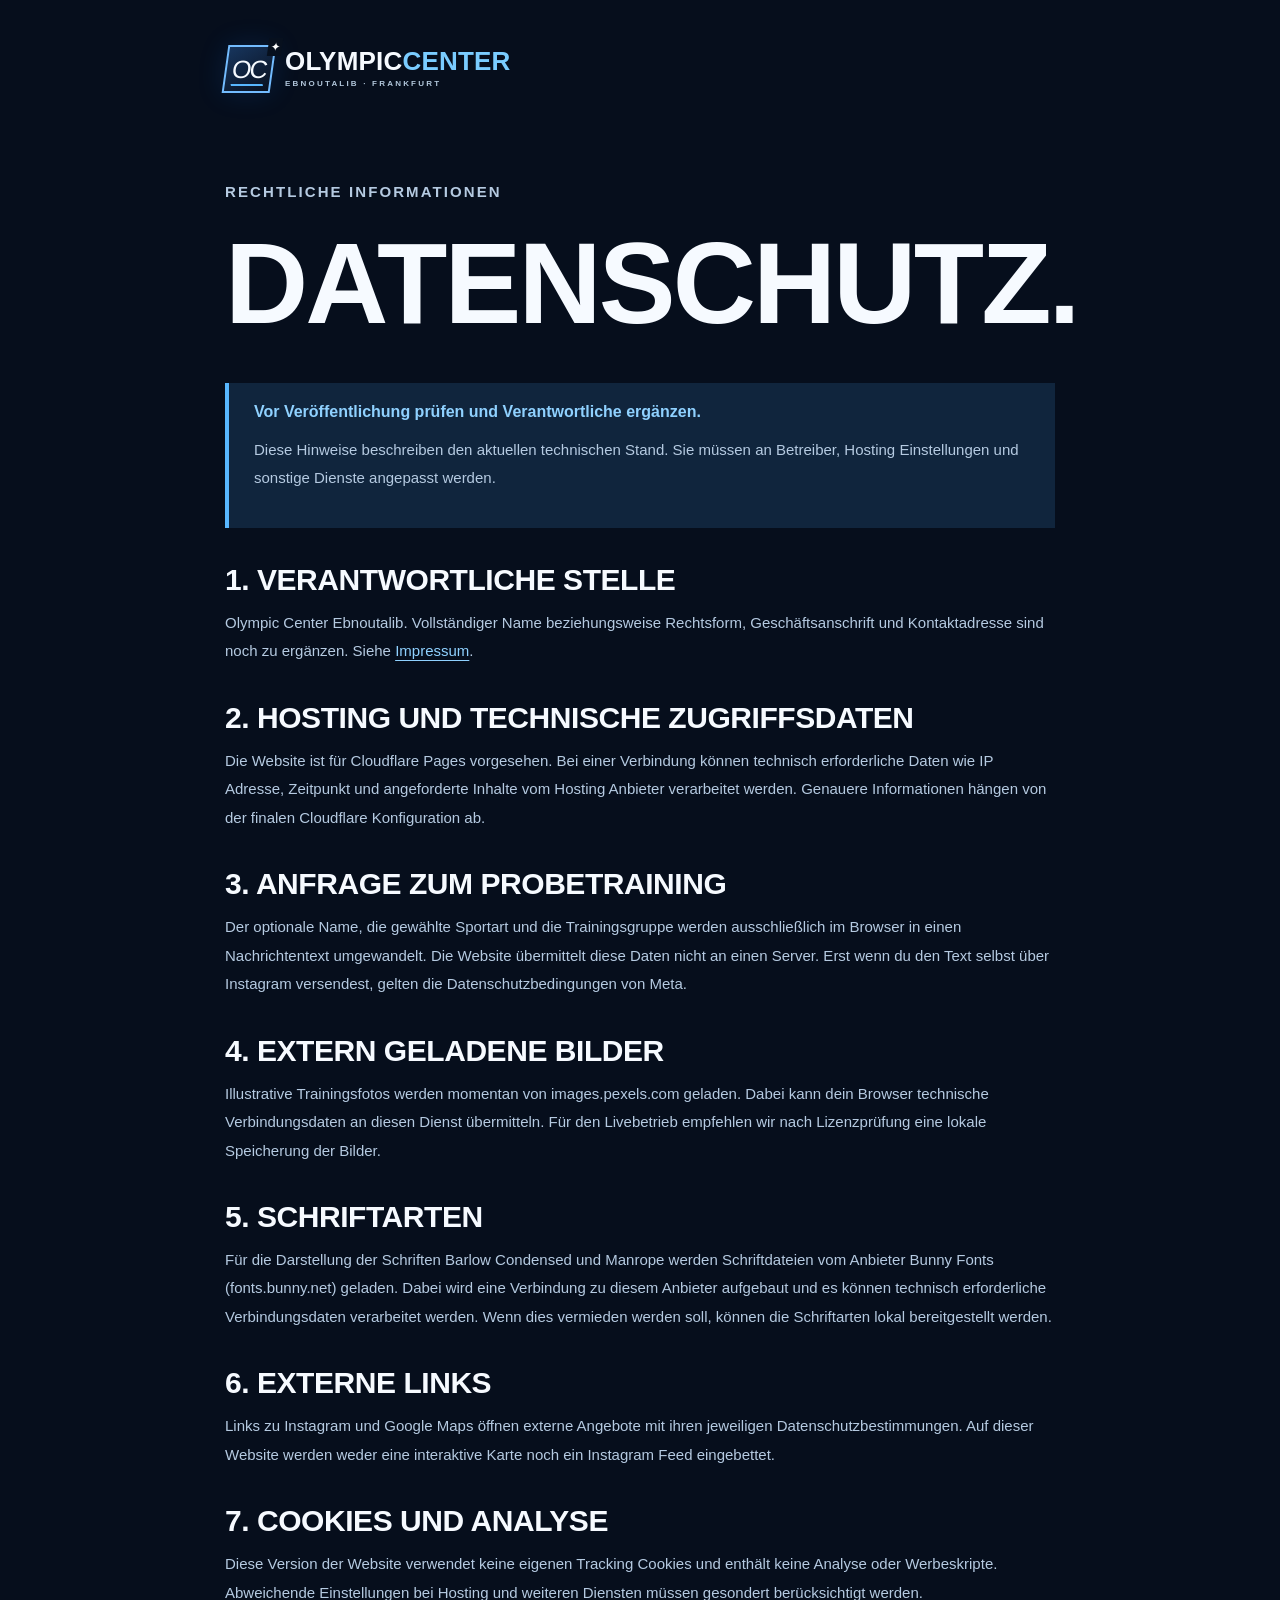
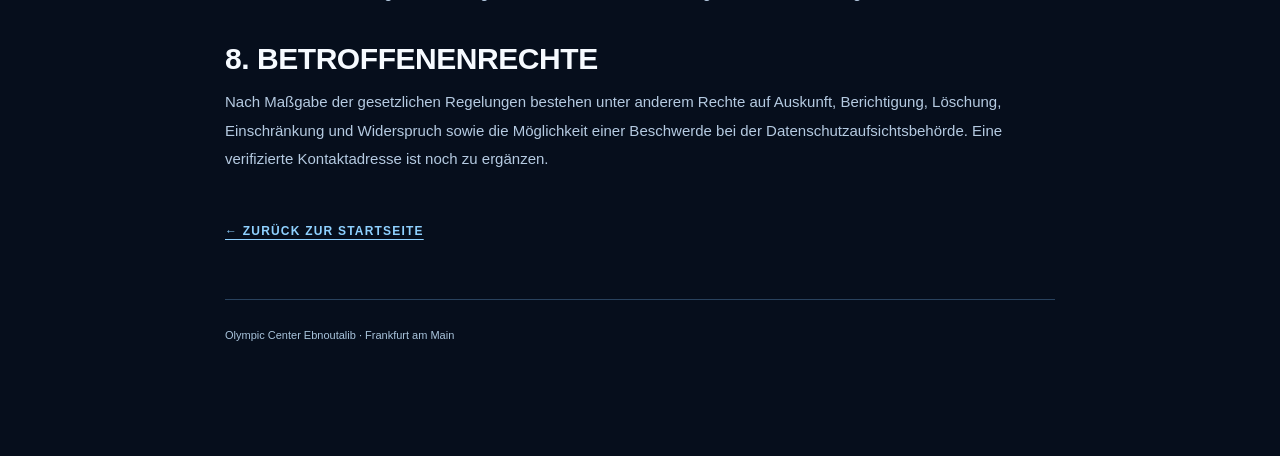
<file: datenschutz.html>
<!doctype html><html lang="de"><head><meta charset="utf-8"><meta name="viewport" content="width=device-width,initial-scale=1"><meta name="robots" content="noindex"><meta name="theme-color" content="#050a13"><link rel="icon" href="/favicon.svg" type="image/svg+xml"><link rel="stylesheet" href="/styles.css"><link rel="stylesheet" href="/theme.css"><link rel="stylesheet" href="/legal.css"><title>Datenschutz | Olympic Center Ebnoutalib</title></head><body><main class="legal"><div class="wrap legal-main"><a class="brand" href="/"><span class="brand-mark">OC<span>✦</span></span><span class="brand-words"><b>OLYMPIC<span>CENTER</span></b><small>EBNOUTALIB · FRANKFURT</small></span></a><p class="eyebrow">RECHTLICHE INFORMATIONEN</p><h1>DATENSCHUTZ.</h1><div class="legal-warning"><strong>Vor Veröffentlichung prüfen und Verantwortliche ergänzen.</strong><p>Diese Hinweise beschreiben den aktuellen technischen Stand. Sie müssen an Betreiber, Hosting Einstellungen und sonstige Dienste angepasst werden.</p></div><h2>1. Verantwortliche Stelle</h2><p>Olympic Center Ebnoutalib. Vollständiger Name beziehungsweise Rechtsform, Geschäftsanschrift und Kontaktadresse sind noch zu ergänzen. Siehe <a href="/impressum.html">Impressum</a>.</p><h2>2. Hosting und technische Zugriffsdaten</h2><p>Die Website ist für Cloudflare Pages vorgesehen. Bei einer Verbindung können technisch erforderliche Daten wie IP Adresse, Zeitpunkt und angeforderte Inhalte vom Hosting Anbieter verarbeitet werden. Genauere Informationen hängen von der finalen Cloudflare Konfiguration ab.</p><h2>3. Anfrage zum Probetraining</h2><p>Der optionale Name, die gewählte Sportart und die Trainingsgruppe werden ausschließlich im Browser in einen Nachrichtentext umgewandelt. Die Website übermittelt diese Daten nicht an einen Server. Erst wenn du den Text selbst über Instagram versendest, gelten die Datenschutzbedingungen von Meta.</p><h2>4. Extern geladene Bilder</h2><p>Illustrative Trainingsfotos werden momentan von images.pexels.com geladen. Dabei kann dein Browser technische Verbindungsdaten an diesen Dienst übermitteln. Für den Livebetrieb empfehlen wir nach Lizenzprüfung eine lokale Speicherung der Bilder.</p><h2>5. Schriftarten</h2><p>Für die Darstellung der Schriften Barlow Condensed und Manrope werden Schriftdateien vom Anbieter Bunny Fonts (fonts.bunny.net) geladen. Dabei wird eine Verbindung zu diesem Anbieter aufgebaut und es können technisch erforderliche Verbindungsdaten verarbeitet werden. Wenn dies vermieden werden soll, können die Schriftarten lokal bereitgestellt werden.</p><h2>6. Externe Links</h2><p>Links zu Instagram und Google Maps öffnen externe Angebote mit ihren jeweiligen Datenschutzbestimmungen. Auf dieser Website werden weder eine interaktive Karte noch ein Instagram Feed eingebettet.</p><h2>7. Cookies und Analyse</h2><p>Diese Version der Website verwendet keine eigenen Tracking Cookies und enthält keine Analyse oder Werbeskripte. Abweichende Einstellungen bei Hosting und weiteren Diensten müssen gesondert berücksichtigt werden.</p><h2>8. Betroffenenrechte</h2><p>Nach Maßgabe der gesetzlichen Regelungen bestehen unter anderem Rechte auf Auskunft, Berichtigung, Löschung, Einschränkung und Widerspruch sowie die Möglichkeit einer Beschwerde bei der Datenschutzaufsichtsbehörde. Eine verifizierte Kontaktadresse ist noch zu ergänzen.</p><a class="legal-return" href="/">← ZURÜCK ZUR STARTSEITE</a><p class="legal-footer">Olympic Center Ebnoutalib · Frankfurt am Main</p></div></main></body></html>
</file>
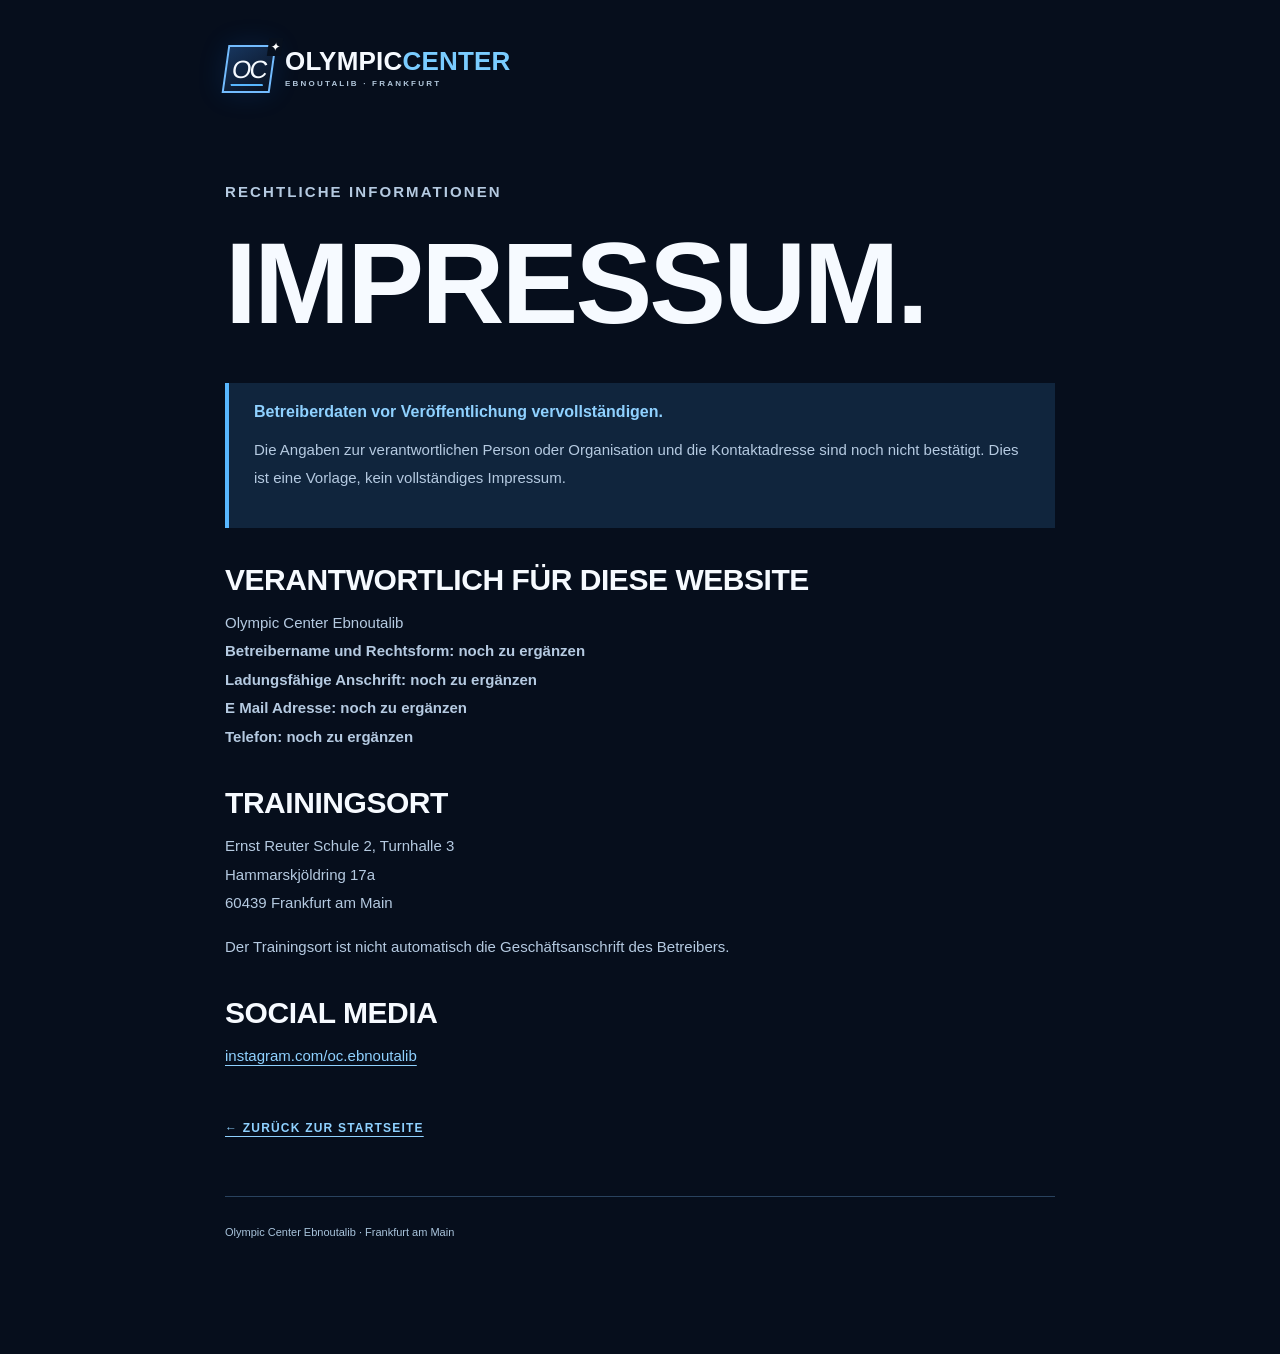
<file: impressum.html>
<!doctype html><html lang="de"><head><meta charset="utf-8"><meta name="viewport" content="width=device-width,initial-scale=1"><meta name="robots" content="noindex"><meta name="theme-color" content="#050a13"><link rel="icon" href="/favicon.svg" type="image/svg+xml"><link rel="stylesheet" href="/styles.css"><link rel="stylesheet" href="/theme.css"><link rel="stylesheet" href="/legal.css"><title>Impressum | Olympic Center Ebnoutalib</title></head><body><main class="legal"><div class="wrap legal-main"><a class="brand" href="/"><span class="brand-mark">OC<span>✦</span></span><span class="brand-words"><b>OLYMPIC<span>CENTER</span></b><small>EBNOUTALIB · FRANKFURT</small></span></a><p class="eyebrow">RECHTLICHE INFORMATIONEN</p><h1>IMPRESSUM.</h1><div class="legal-warning"><strong>Betreiberdaten vor Veröffentlichung vervollständigen.</strong><p>Die Angaben zur verantwortlichen Person oder Organisation und die Kontaktadresse sind noch nicht bestätigt. Dies ist eine Vorlage, kein vollständiges Impressum.</p></div><h2>Verantwortlich für diese Website</h2><p>Olympic Center Ebnoutalib<br><strong>Betreibername und Rechtsform: noch zu ergänzen</strong><br><strong>Ladungsfähige Anschrift: noch zu ergänzen</strong><br><strong>E Mail Adresse: noch zu ergänzen</strong><br><strong>Telefon: noch zu ergänzen</strong></p><h2>Trainingsort</h2><p>Ernst Reuter Schule 2, Turnhalle 3<br>Hammarskjöldring 17a<br>60439 Frankfurt am Main</p><p>Der Trainingsort ist nicht automatisch die Geschäftsanschrift des Betreibers.</p><h2>Social Media</h2><p><a href="https://www.instagram.com/oc.ebnoutalib/" target="_blank" rel="noopener noreferrer">instagram.com/oc.ebnoutalib</a></p><a class="legal-return" href="/">← ZURÜCK ZUR STARTSEITE</a><p class="legal-footer">Olympic Center Ebnoutalib · Frankfurt am Main</p></div></main></body></html>
</file>
<file: styles.css>
/* Olympic Center Ebnoutalib — static Cloudflare Pages edition */
:root{--ink:#090d10;--ink2:#10161a;--ink3:#161d21;--line:#30373a;--paper:#f2f3ed;--dim:#9ca4a3;--volt:#daff43;--cyan:#55cfff;--font:Arial,Helvetica,system-ui,sans-serif;--display:Impact,"Arial Narrow","Arial Black",sans-serif}
*{box-sizing:border-box}html{scroll-behavior:smooth;scroll-padding-top:95px}body{margin:0;background:var(--ink);color:var(--paper);font-family:var(--font);-webkit-font-smoothing:antialiased}body.menu-open{overflow:hidden}img{max-width:100%;display:block}a{color:inherit;text-decoration:none}button,input,select,textarea{font:inherit}button,a,select{touch-action:manipulation}button{cursor:pointer}::selection{color:var(--ink);background:var(--volt)}:focus-visible{outline:2px solid var(--volt);outline-offset:4px}[hidden]{display:none!important}.wrap{width:min(100% - 96px,1320px);margin-inline:auto}.skip{position:absolute;left:12px;top:-80px;z-index:100;background:var(--volt);color:#000;padding:12px}.skip:focus{top:12px}
.announcement{height:33px;background:#c7ff37;color:#0a0d0c;display:flex;align-items:center;gap:9px;padding:0 max(48px,calc((100vw - 1320px)/2));font-size:10px;letter-spacing:2px;font-weight:900;white-space:nowrap;overflow:hidden}.announcement>span:not(.announce-end){opacity:.45}.announce-end{margin-left:auto;font-size:9px}
.header{position:sticky;top:0;z-index:30;background:rgba(9,13,16,.94);border-bottom:1px solid #ffffff18;backdrop-filter:blur(20px)}.nav{height:83px;display:flex;align-items:center;gap:30px}.brand{display:inline-flex;gap:12px;align-items:center;flex:none}.brand-mark{width:48px;height:48px;display:flex;align-items:center;justify-content:center;position:relative;border:2px solid var(--volt);color:var(--paper);font-family:var(--display);font-size:28px;letter-spacing:-2px;transform:skew(-5deg)}.brand-mark span{position:absolute;color:var(--volt);font-family:Arial;letter-spacing:0;font-size:12px;right:-8px;top:-9px;background:var(--ink);padding:2px}.brand-words{display:flex;flex-direction:column;gap:5px}.brand-words b{font-size:20px;letter-spacing:-1.3px;font-weight:950;line-height:.9}.brand-words b span{color:var(--volt)}.brand-words small{font-size:9px;font-weight:800;letter-spacing:2.1px;color:#b3baba}.links{display:flex;gap:31px;align-items:center;margin-left:auto}.links a,.footer nav a{font-size:11px;font-weight:900;letter-spacing:1.2px;transition:color .2s}.links a:hover,.footer nav a:hover{color:var(--volt)}.btn{display:inline-flex;justify-content:space-between;align-items:center;gap:30px;min-height:48px;padding:0 20px;background:var(--volt);color:#0b100a;border:1px solid var(--volt);font-size:11px;font-weight:950;letter-spacing:1.2px;transition:transform .25s,background .25s,color .25s;white-space:nowrap}.btn:hover{transform:translateY(-3px);background:#f0ff9e}.btn>span{font-size:20px;font-weight:400}.nav-action{margin-left:2px;min-width:173px}.mobile-toggle,.mobile-nav{display:none}
.hero{isolation:isolate;position:relative;min-height:730px;overflow:hidden;background:radial-gradient(ellipse at 74% 42%,#1b2a30 0,transparent 52%),#0a0e11}.gridlines{position:absolute;inset:0;z-index:-1;pointer-events:none;background-image:linear-gradient(#ffffff08 1px,transparent 1px),linear-gradient(90deg,#ffffff08 1px,transparent 1px);background-size:94px 94px;mask-image:linear-gradient(90deg,#000,transparent 80%)}.hero-layout{min-height:695px;display:grid;grid-template-columns:53% 47%;align-items:stretch}.hero-content{position:relative;z-index:2;padding:102px 0 70px}.eyebrow{color:var(--volt);font-weight:900;font-size:11px;letter-spacing:2.1px;line-height:1.6}.eyebrow-line{display:inline-block;width:30px;height:2px;vertical-align:middle;background:var(--volt);margin-right:8px}.hero h1,h2,.footer-slogan{font-family:var(--display);font-weight:900;letter-spacing:-.015em;line-height:.93;margin:0;text-transform:uppercase}.hero h1{margin:33px 0 30px;font-size:clamp(76px,9.2vw,153px);max-width:740px;white-space:nowrap;text-shadow:0 7px 40px #0003}.hero h1 em,h2 em{color:var(--volt);font-style:normal}.hero h1 .accent{color:var(--volt)}.hero-content>p{max-width:500px;color:#b5bdbd;font-size:16px;line-height:1.85;margin:0}.hero-actions{margin-top:34px;display:flex;align-items:center;gap:30px}.btn-lg{min-height:60px;padding:0 25px;font-size:12px}.scroll-link{display:flex;align-items:center;gap:12px;font-size:11px;font-weight:900;letter-spacing:1.3px;white-space:nowrap}.scroll-link>span{width:37px;height:37px;display:grid;place-items:center;border:1px solid #657076;border-radius:50%;font-size:19px;transition:background .2s}.scroll-link:hover>span{background:var(--volt);color:var(--ink)}.hero-tags{margin-top:63px;display:flex;gap:25px;flex-wrap:wrap;color:#afbbb7;font-size:10px;letter-spacing:1px;font-weight:800}.hero-tags span::first-letter{color:var(--volt)}.hero-visual{position:relative;align-self:stretch;min-height:600px;margin-right:calc((min(100vw - 96px,1320px) - 100vw)/2);overflow:hidden;background:#1f292d}.hero-visual:before{content:"";position:absolute;inset:0;background:linear-gradient(90deg,#0a0e11 0,transparent 22%,transparent 65%,#07090a45),linear-gradient(0deg,#090d10c9,transparent 25%);z-index:1;pointer-events:none}.hero-visual:after{content:"";position:absolute;inset:0;border-left:1px solid #b5eb3640;box-shadow:inset 0 0 90px #080b0d2b;pointer-events:none;z-index:1}.hero-visual>img{height:100%;width:100%;object-fit:cover;object-position:center 38%;filter:saturate(.68) contrast(1.12);transition:transform .9s}.hero-visual:hover>img{transform:scale(1.035)}.hero-number{position:absolute;z-index:3;top:27px;left:32px;font-weight:900;letter-spacing:2px;font-size:10px}.hero-caption{position:absolute;z-index:3;bottom:28px;right:30px;writing-mode:vertical-rl;font-weight:900;font-size:10px;letter-spacing:2.5px}.hero-sticker{position:absolute;z-index:3;right:40px;top:54px;width:128px;height:128px;border:3px solid var(--volt);border-radius:50%;background:#0e1316bc;display:flex;flex-direction:column;justify-content:center;align-items:center;transform:rotate(15deg);box-shadow:0 15px 60px #0008}.hero-sticker strong{font-family:var(--display);font-size:44px;letter-spacing:-2px;color:var(--volt)}.hero-sticker small{font-size:9px;letter-spacing:2px;font-weight:900}.hero-foot{height:45px;display:flex;justify-content:space-between;align-items:center;color:#6d7879;font-size:10px;font-weight:800;letter-spacing:2px}
.ticker{background:var(--volt);color:#090e0c;overflow:hidden;height:65px;display:flex;align-items:center}.ticker-track{width:max-content;display:flex;align-items:center;animation:move 28s linear infinite}.ticker span{font-family:var(--display);font-size:32px;letter-spacing:2px;white-space:nowrap}.ticker:hover .ticker-track{animation-play-state:paused}@keyframes move{to{transform:translateX(-50%)}}
.section{padding:120px 0}.section-head{display:flex;justify-content:space-between;align-items:end;gap:50px;margin-bottom:49px}.section-head h2,.schedule h2,.faq h2,.contact h2,.manifesto h2{font-size:clamp(56px,6.1vw,94px);margin-top:19px}.section-head>p{font-size:16px;color:#a8b1b2;line-height:1.85;max-width:337px;margin:0 0 6px}.programs{background:#11171a}.program-grid{display:grid;grid-template-columns:1fr 1fr;gap:20px}.program-card{height:540px;position:relative;overflow:hidden;background:#2a3031;isolation:isolate}.program-card:after{content:"";position:absolute;inset:0;z-index:1;pointer-events:none;background:linear-gradient(180deg,#0009 0,transparent 35%,#000b 100%)}.program-card>img{height:100%;width:100%;object-fit:cover;filter:saturate(.55) contrast(1.15);transition:transform .65s ease,filter .65s}.program-card:hover>img{transform:scale(1.07);filter:saturate(.9)}.program-top{position:absolute;z-index:2;top:26px;left:28px;right:28px;display:flex;justify-content:space-between;align-items:center;font-size:10px;font-weight:900;letter-spacing:1.4px}.program-top>span{border:1px solid #ffffff77;padding:10px;background:#111b1c77}.program-top b{height:41px;width:41px;background:var(--volt);color:#111;font-size:24px;font-weight:400;display:grid;place-items:center}.program-bottom{position:absolute;z-index:2;bottom:32px;left:32px;right:24px;display:flex;flex-direction:column;gap:10px}.program-bottom strong{font-family:var(--display);font-size:clamp(60px,6vw,104px);line-height:1}.program-bottom small{font-weight:900;letter-spacing:2px;font-size:10px}.audiences{display:grid;grid-template-columns:repeat(3,1fr);margin-top:27px}.audiences>div{padding:23px 32px 10px 0;border-right:1px solid #333e42}.audiences>div+div{padding-left:32px}.audiences>div:last-child{border:0}.audiences b{font-size:11px;letter-spacing:1.2px;color:var(--volt)}.audiences p{font-size:13px;line-height:1.8;color:#a9b4b4;max-width:280px}
.manifesto{display:grid;grid-template-columns:1fr 1fr;min-height:640px;background:#dfff56;color:#111611}.manifesto-picture{min-height:630px;overflow:hidden}.manifesto-picture img{width:100%;height:100%;object-fit:cover;filter:grayscale(100%) contrast(1.2)}.manifesto-text{padding:90px clamp(42px,7vw,125px) 80px 76px;display:flex;flex-direction:column;justify-content:center}.manifesto-text .eyebrow{color:#3d5530}.manifesto h2{font-size:clamp(60px,6.1vw,105px);margin:27px 0}.manifesto h2 em{color:#547531}.manifesto-text>p{font-size:16px;line-height:1.9;max-width:470px;color:#3c4639}.values{display:flex;gap:12px;flex-wrap:wrap;margin:20px 0 35px}.values span{border:1px solid #273f1a69;padding:10px 12px;font-size:10px;letter-spacing:1.1px;font-weight:900}.text-link{font-size:12px;font-weight:950;letter-spacing:1.5px;display:inline-block;border-bottom:2px solid #162018;align-self:flex-start;padding:13px 0}
.coaches{background:#0b1012}.coach-grid{display:grid;grid-template-columns:.97fr 1.03fr;gap:23px;min-height:515px}.medal-card{background:#d9ff42;color:#10140a;display:flex;flex-direction:column;justify-content:space-between;padding:29px 34px 33px;position:relative;overflow:hidden}.medal-card:before{content:"";inset:0;position:absolute;opacity:.13;background:repeating-linear-gradient(45deg,transparent 0 31px,#244100 32px 33px)}.medal-card>div:first-child{font-size:11px;font-weight:950;letter-spacing:1.5px;display:flex;justify-content:space-between;position:relative;z-index:1}.medal-card>div:first-child span{font-size:25px}.medal-center{position:relative;z-index:1;align-self:center;border:2px solid #131a12;border-radius:50%;width:270px;height:270px;display:flex;align-items:center;justify-content:center;flex-direction:column;transform:rotate(-14deg);box-shadow:0 0 0 12px #d9ff42,0 0 0 14px #131a12}.medal-center span{font-size:11px;letter-spacing:3px;font-weight:900}.medal-center b{font-family:var(--display);font-size:105px;line-height:1.2}.medal-card>strong{font-family:var(--display);font-size:65px;line-height:.95;letter-spacing:1px;z-index:1}.coach-bios{display:grid;grid-template-rows:1fr 1fr;gap:20px}.coach-bios article{background:#171e20;padding:27px 33px;display:grid;grid-template-columns:1fr auto;align-content:start;border:1px solid #283135;position:relative;transition:border .2s}.coach-bios article:hover{border-color:var(--volt)}.coach-bios article small{grid-column:span 2;font-size:10px;color:var(--volt);letter-spacing:2px;font-weight:900}.coach-bios h3{font-family:var(--display);font-size:43px;line-height:1;margin:20px 0 5px;letter-spacing:.5px}.coach-bios p{max-width:330px;font-size:13px;color:#b0b7b7;line-height:1.8;margin:0}.coach-bios article>span{align-self:end;justify-self:end;border:1px solid #566168;padding:9px;font-size:10px;color:var(--volt);font-weight:900;white-space:nowrap}
.schedule{background:#151c1f}.schedule-grid{display:grid;grid-template-columns:1fr 1fr;gap:90px}.schedule h2{margin:20px 0 26px}.schedule-grid>div:first-child>p{color:#aab3b5;max-width:410px;line-height:1.9;font-size:16px}.location{display:flex;gap:20px;align-items:flex-start;margin-top:75px;padding-top:28px;border-top:1px solid #414c50}.location>span{font-size:40px;color:var(--volt);line-height:1}.location b{font-size:11px;color:var(--paper);letter-spacing:2px}.location p{color:#bbc4c5;font-size:14px;line-height:1.8;margin:12px 0}.location a{color:var(--volt);font-size:11px;font-weight:900;letter-spacing:1.3px}.schedule-card{border:1px solid #4e5a5b;background:#0f1518;padding:0 35px 35px;align-self:start}.schedule-title{display:flex;align-items:center;justify-content:space-between;height:62px;border-bottom:1px solid #475254;font-size:11px;letter-spacing:2px;font-weight:900}.schedule-title>span:last-child{color:var(--volt)}.day{font-family:var(--display);font-size:42px;display:flex;justify-content:space-between;align-items:center;padding:24px 0 14px}.day>span{font-family:Arial;color:var(--volt);font-size:28px}.slot{border-top:1px solid #283438;display:flex;align-items:center;justify-content:space-between;gap:10px;padding:16px 0}.slot>span{color:var(--volt);font-size:10px;letter-spacing:1.3px;font-weight:900;min-width:95px}.slot b{font-size:22px;letter-spacing:.4px}.slot small{color:#899497;font-size:10px;font-weight:900}.schedule-note{font-size:12px;color:#9aa7a8;line-height:1.75;margin:15px 0 20px}.schedule-button{display:flex;justify-content:space-between;align-items:center;background:var(--volt);padding:20px 22px;color:#0a100b;font-weight:950;letter-spacing:1.3px;font-size:11px;transition:background .2s}.schedule-button:hover{background:#f0ffa3}
.socials{background:#0b0f12}.social-grid{display:grid;grid-template-columns:1fr 1fr 1fr;gap:18px}.social-photo{position:relative;min-height:400px;overflow:hidden;background:#28353b}.social-photo:after{content:"";position:absolute;inset:0;background:linear-gradient(transparent 55%,#090d10cb)}.social-photo img{width:100%;height:100%;object-fit:cover;position:absolute;inset:0;filter:grayscale(25%);transition:transform .5s}.social-photo:hover img{transform:scale(1.05)}.social-photo b{position:absolute;bottom:22px;left:25px;z-index:2;font-size:12px;letter-spacing:2px}.insta-tile{background:var(--volt);color:#0b0e0c;display:flex;flex-direction:column;justify-content:space-between;padding:30px;transition:background .2s}.insta-tile:hover{background:#efff9c}.insta-tile>span{font-size:45px;line-height:1}.insta-tile>b{font-family:var(--display);font-size:clamp(48px,5vw,76px);line-height:.95}.insta-tile>small{font-size:12px;font-weight:950;letter-spacing:2px}.photo-note{color:#727d80;font-size:11px;margin-top:20px}
.faq{background:#141b1e}.faq-grid{display:grid;grid-template-columns:.85fr 1.15fr;gap:90px}.faq-grid>div:first-child>p{max-width:290px;color:#adb4b6;line-height:1.85}.faqs{border-top:1px solid #465054}.faqs details{border-bottom:1px solid #465054}.faqs summary{font-size:16px;list-style:none;cursor:pointer;display:flex;justify-content:space-between;align-items:center;gap:15px;min-height:82px;font-weight:800}.faqs summary::-webkit-details-marker{display:none}.faqs summary>span{color:var(--volt);font-size:28px;font-weight:400;transition:transform .2s}.faqs details[open] summary>span{transform:rotate(45deg)}.faqs details>p{line-height:1.8;color:#aab4b5;padding-bottom:24px;margin:0;max-width:540px}
.contact{background:var(--volt);color:#101611;padding:110px 0}.contact-grid{display:grid;grid-template-columns:1fr 1fr;gap:90px;align-items:start}.contact .eyebrow{color:#385024}.contact h2{font-size:clamp(76px,7.6vw,129px);margin:20px 0 27px}.contact h2 em{color:#698635}.contact-grid>div:first-child>p{font-size:17px;line-height:1.9;max-width:440px;color:#344326}.instagram-link{display:flex;justify-content:space-between;max-width:460px;align-items:center;border-top:1px solid #486126;border-bottom:1px solid #486126;padding:24px 0;margin-top:45px;font-weight:900;letter-spacing:1.1px;font-size:11px}.instagram-link>span{font-size:24px}.form{background:#101719;color:#f5f8f4;padding:35px;box-shadow:18px 18px 0 #1a291252}.form-head{display:flex;justify-content:space-between;font-size:16px;letter-spacing:1px;font-weight:950;border-bottom:1px solid #334046;padding-bottom:25px}.form-head span{font-size:25px;color:var(--volt)}.form>p{color:#abb7b6;font-size:13px;line-height:1.8;margin:20px 0 28px}.form label{display:flex;justify-content:space-between;margin-top:21px;margin-bottom:11px;font-size:10px;letter-spacing:1.6px;font-weight:900}.form label small{color:#879291;font-size:9px}.form input,.form select,.form textarea{width:100%;height:56px;border:1px solid #414e4f;background:#1b2528;color:white;padding:0 16px;border-radius:0;outline:none;appearance:none}.form select{background-image:url("data:image/svg+xml,%3Csvg xmlns='http://www.w3.org/2000/svg' viewBox='0 0 20 20'%3E%3Cpath d='m4 7 6 6 6-6' stroke='%23daff43' stroke-width='2' fill='none'/%3E%3C/svg%3E");background-repeat:no-repeat;background-position:right 13px center;background-size:16px}.form input:focus,.form select:focus,.form textarea:focus{border-color:var(--volt)}.form input::placeholder{color:#849195}.form-button{margin-top:29px;width:100%;height:58px}.form-note{display:block;color:#909e9e;font-size:11px;line-height:1.65;margin-top:18px}.form-result{border:1px solid #52694b;background:#17241d;padding:15px;margin-top:20px}.form-result>p{color:#c8dbcc;font-size:12px}.form textarea{height:auto;min-height:120px;padding:12px;resize:vertical}.form-result-actions{display:flex;gap:8px;flex-wrap:wrap;margin-top:12px}.form-result-actions .btn{flex:1;min-width:120px;font-size:10px;padding:10px}.btn-ghost{background:transparent;color:var(--volt)}.btn-ghost:hover{color:#111}.form-result #copy-feedback{font-size:11px;color:var(--volt);display:block;margin-top:10px}
.footer{padding:65px 0 22px;background:#080d0f}.footer-top{display:flex;justify-content:space-between;align-items:center;gap:40px}.footer nav{display:flex;gap:28px;flex-wrap:wrap}.footer-slogan{font-size:clamp(80px,15vw,245px);white-space:nowrap;text-align:center;margin:70px 0 35px;letter-spacing:-.06em}.footer-slogan span{color:var(--volt)}.footer-bottom{border-top:1px solid #344043;padding-top:25px;display:flex;justify-content:space-between;flex-wrap:wrap;gap:17px;color:#8c9698;font-size:10px;font-weight:900;letter-spacing:1.2px}.footer-bottom>span:nth-child(2){display:flex;gap:22px}.footer-bottom a:hover{color:var(--volt)}
@media(max-width:1150px){.wrap{width:min(100% - 64px,1320px)}.links{gap:19px}.nav{gap:20px}.hero h1{font-size:clamp(69px,8.2vw,112px)}.hero-content{padding-top:105px}.hero-tags{gap:14px}.schedule-grid,.contact-grid{gap:45px}.manifesto-text{padding-left:45px}.medal-card>strong{font-size:55px}.coach-bios article>span{display:none}}
@media(max-width:900px){.links,.nav-action{display:none}.mobile-toggle{margin-left:auto;width:46px;height:46px;background:transparent;border:1px solid #526062;display:flex;flex-direction:column;align-items:center;justify-content:center;gap:7px}.mobile-toggle i{height:2px;width:22px;background:var(--volt);display:block;transition:transform .25s}.mobile-toggle[aria-expanded="true"] i:first-child{transform:translateY(4.5px) rotate(45deg)}.mobile-toggle[aria-expanded="true"] i:last-child{transform:translateY(-4.5px) rotate(-45deg)}.mobile-nav:not([hidden]){display:flex;position:absolute;left:0;right:0;top:100%;background:#101719;padding:18px 32px 30px;flex-direction:column;border-bottom:1px solid #4a595c;box-shadow:0 25px 60px #0009}.mobile-nav a{padding:17px 4px;border-bottom:1px solid #344044;display:flex;justify-content:space-between;font-size:17px;font-weight:900;letter-spacing:1px}.mobile-nav a:last-child{color:var(--volt)}.hero-layout{grid-template-columns:1fr;min-height:unset}.hero-content{padding:85px 0 40px}.hero h1{font-size:clamp(86px,13vw,150px)}.hero-visual{min-height:440px;margin:0 -32px;max-height:570px}.hero-sticker{top:20px;right:20px}.hero-tags{margin-top:42px}.hero-foot{display:none}.section{padding:85px 0}.section-head h2,.schedule h2,.faq h2{font-size:clamp(64px,9vw,96px)}.program-card{height:460px}.manifesto{grid-template-columns:1fr}.manifesto-picture{height:410px;min-height:0}.manifesto-text{padding:70px 32px 75px}.coach-grid{grid-template-columns:1fr}.medal-card{min-height:460px}.coach-bios{grid-template-columns:1fr 1fr;grid-template-rows:auto}.coach-bios article{min-height:330px}.schedule-grid{grid-template-columns:1fr}.location{margin-top:42px}.schedule-card{width:100%;max-width:680px}.contact-grid{grid-template-columns:1fr}.contact-grid>div:first-child>p{max-width:610px}.form{max-width:650px}.faq-grid{gap:40px}.footer-top{align-items:flex-start;flex-direction:column}}
@media(max-width:650px){.wrap{width:min(100% - 34px,1320px)}.announcement{padding:0 17px;font-size:8px;letter-spacing:1px}.announce-end{display:none}.nav{height:70px}.brand-mark{height:39px;width:39px;font-size:23px}.brand-words b{font-size:17px}.brand-words small{font-size:8px;letter-spacing:1.3px}.hero{min-height:unset}.hero-content{padding:65px 0 42px}.hero .eyebrow{font-size:9px;letter-spacing:1.4px}.hero h1{font-size:clamp(65px,13.6vw,94px);margin:27px 0}.hero-content>p{font-size:14px;line-height:1.8}.hero-actions{margin-top:28px;gap:17px;flex-wrap:wrap}.btn-lg{font-size:11px;padding:0 17px;height:56px;min-height:56px}.scroll-link{font-size:10px}.hero-tags{margin-top:35px;gap:13px 18px;font-size:9px}.hero-visual{margin:0 -17px;min-height:380px;height:55vh;max-height:550px}.hero-visual>img{object-position:center}.hero-sticker{height:98px;width:98px;right:19px;top:22px}.hero-sticker strong{font-size:34px}.hero-sticker small{font-size:7px}.hero-caption{font-size:8px;right:12px}.ticker{height:52px}.ticker span{font-size:27px}.section{padding:75px 0}.section-head{display:block;margin-bottom:32px}.section-head h2,.schedule h2,.faq h2,.manifesto h2{font-size:clamp(60px,11vw,79px)}.section-head>p{max-width:540px;margin:25px 0 0;font-size:14px}.program-grid{grid-template-columns:1fr;gap:14px}.program-card{height:430px}.program-bottom strong{font-size:72px}.audiences{grid-template-columns:1fr;margin-top:15px}.audiences>div,.audiences>div+div{border:0;border-bottom:1px solid #344246;padding:20px 0 12px}.audiences>div:last-child{border:0}.audiences p{margin:8px 0;font-size:13px}.manifesto-picture{height:350px}.manifesto-text{padding:65px 17px 70px}.manifesto h2{margin:20px 0}.manifesto-text>p{font-size:14px}.values span{font-size:9px}.medal-card{min-height:410px;padding:24px}.medal-center{width:210px;height:210px}.medal-center b{font-size:76px}.medal-card>strong{font-size:49px}.coach-bios{grid-template-columns:1fr;gap:14px}.coach-bios article{min-height:250px;padding:25px}.coach-bios h3{font-size:45px}.schedule-grid{gap:37px}.schedule-grid>div:first-child>p{font-size:14px}.location{margin-top:35px}.schedule-card{padding:0 20px 22px}.day{font-size:36px}.slot b{font-size:17px}.slot>span{min-width:90px;font-size:9px}.social-grid{grid-template-columns:1fr 1fr;gap:12px}.social-photo{min-height:250px}.insta-tile{grid-column:span 2;min-height:285px}.insta-tile>b{font-size:68px}.faq-grid{grid-template-columns:1fr;gap:35px}.faqs summary{font-size:14px;min-height:72px}.contact{padding:80px 0}.contact h2{font-size:clamp(65px,12vw,100px)}.contact-grid>div:first-child>p{font-size:15px}.instagram-link{font-size:10px;margin-top:30px}.form{padding:23px;box-shadow:9px 9px 0 #1a291252}.form-head{font-size:14px}.form-result-actions{flex-direction:column}.footer{padding-top:54px}.footer-slogan{font-size:clamp(54px,13.8vw,90px);margin:60px 0 45px}.footer nav{gap:14px}.footer-bottom{line-height:1.8;font-size:9px}.footer-bottom>span:last-child{display:none}}
@media(max-width:370px){.hero h1{font-size:59px}.hero-actions{gap:12px}.program-bottom strong{font-size:65px}.slot b{font-size:15px}.slot>span{min-width:78px}}
@media(prefers-reduced-motion:reduce){html{scroll-behavior:auto}*,*:before,*:after{animation-duration:.01ms!important;animation-iteration-count:1!important;transition-duration:.01ms!important}}
</file>
<file: theme.css>
/* OLYMPIC CENTER / BLUE IMPACT
   High performance martial arts art direction. Loaded after the base layout.
   Motion uses mostly transforms and opacity; reduced-motion users see a static design. */
:root{
  --ink:#050a13;--ink2:#0a1424;--ink3:#10253d;--line:#29435d;
  --paper:#f6faff;--dim:#a6bed6;--volt:#58b7ff;--cyan:#a4deff;
  --royal:#075be3;--royal-dark:#072c72;--ice:#e5f3ff;
  --display:"Barlow Condensed","Arial Narrow",Impact,Arial,sans-serif;
  --font:"Manrope",Arial,Helvetica,sans-serif;
}
html{scroll-padding-top:90px}
body{background:var(--ink);font-family:var(--font);overflow-x:clip}
.announcement{height:34px;background:#072553;color:#d6eaff;border-bottom:1px solid #4baaff50;letter-spacing:2.2px}
.announcement>span:not(.announce-end){color:var(--volt);opacity:1}
.announcement .announce-end{color:#8ed0ff}
.header{background:rgba(5,10,19,.88);border-bottom:1px solid #a1cdff25;box-shadow:0 12px 36px #0002}
.header:before{content:"";height:2px;position:absolute;bottom:-1px;left:0;width:100%;transform-origin:left;transform:scaleX(var(--scroll,0));background:linear-gradient(90deg,var(--royal),#8dd7ff);pointer-events:none;z-index:2}
.nav{height:91px}
.brand-mark{border-color:#73bcff;background:linear-gradient(145deg,#17355d,#091120);box-shadow:0 0 28px #1b7aff25;transform:skew(-8deg);font-size:25px}
.brand-mark:before{content:"";height:2px;position:absolute;left:6px;right:6px;bottom:5px;background:var(--volt);transform:skew(20deg)}
.brand-mark span{background:#07101e;color:#fff}
.brand-words b{font-family:var(--display);font-size:26px;letter-spacing:.2px;font-weight:800}
.brand-words b span{color:#7accff}
.brand-words small{color:#b2c7db;letter-spacing:2.2px;font-size:8px}
.links a{font-size:10px;letter-spacing:1.8px;color:#cad8e8}
.links a:hover{color:#fff}
.btn{position:relative;overflow:hidden;background:#298cf4;border-color:#298cf4;color:#fff;box-shadow:0 9px 26px #0069e52b;font-size:10px;font-weight:900;letter-spacing:1.65px;isolation:isolate}
.btn:before,.schedule-button:before{content:"";position:absolute;width:34%;height:250%;top:-75%;left:-62%;background:linear-gradient(90deg,transparent,#fff5,transparent);transform:skewX(-27deg);transition:left .68s ease;pointer-events:none}
.btn:hover:before,.schedule-button:hover:before{left:140%}
.btn:hover{background:#4daeff;border-color:#4daeff;color:#fff;box-shadow:0 14px 34px #007eff59}
.nav-action{clip-path:polygon(0 0,100% 0,100% 77%,94% 100%,0 100%)}
.hero{min-height:765px;background:radial-gradient(ellipse at 67% 44%,#113f78 0%,transparent 48%),linear-gradient(116deg,#060a11 3%,#081b35 60%,#020711 100%);position:relative;overflow:hidden}
.hero:before{content:"";position:absolute;inset:0;background-image:linear-gradient(122deg,transparent 44%,#b5e0ff0e 44.07%,transparent 44.3%,transparent 47%,#a7dfff0d 47.07%,transparent 47.22%,transparent 59%,#a7dfff14 59.12%,transparent 59.25%);z-index:1;pointer-events:none}
.gridlines{z-index:0;background-image:linear-gradient(#79affd0d 1px,transparent 1px),linear-gradient(90deg,#79affd0d 1px,transparent 1px);background-size:75px 75px;mask-image:linear-gradient(100deg,#000 0,#0008 65%,transparent)}
.hero-layout{min-height:705px;position:relative}
.hero-content{z-index:5;padding-top:110px;padding-bottom:65px}
.hero .eyebrow{color:#b2dfff;font-weight:800;letter-spacing:2.4px}
.eyebrow{color:#76c2ff}
.eyebrow-line{background:#48a5fd}
.hero h1{font-family:var(--display);font-size:clamp(87px,9.9vw,155px);font-weight:900;letter-spacing:-.033em;line-height:.82;margin:40px 0 30px;white-space:nowrap;text-shadow:0 12px 38px #0005}
.hero h1 em{display:inline-block;color:#f5f9ff;font-style:normal;position:relative;-webkit-text-stroke:1px #dff0ff}
.hero h1 .accent{color:#56b9ff}
.hero-content>p{font-size:15px;line-height:1.9;max-width:445px;color:#c0d0df}
.hero-actions{margin-top:35px;gap:30px}
.hero-actions .btn-lg{min-height:62px;background:#278bfa}
.scroll-link{color:#ebf5ff;letter-spacing:1.7px;font-size:10px}
.scroll-link>span{border-color:#95cbff;box-shadow:inset 0 0 16px #1751a82e}
.scroll-link:hover>span{background:#e8f7ff;color:#083262}
.hero-tags{margin-top:50px;color:#cad9ed;font-size:9px;letter-spacing:1.35px;gap:20px}
.hero-tags span{position:relative;padding-left:16px}.hero-tags span:before{content:"";position:absolute;top:3px;left:0;width:7px;height:7px;border:1px solid #66b6ff;transform:rotate(45deg)}
.hero-visual{background:#0a1931;overflow:hidden;isolation:isolate}
.hero-visual>img{filter:saturate(.65) contrast(1.27) grayscale(.2);object-position:center 37%;transform:scale(1.035);will-change:transform}
.hero-visual:hover>img{transform:scale(1.07)}
.hero-visual:before{z-index:2;background:linear-gradient(90deg,#07101e 0%,#07101e24 24%,transparent 58%),linear-gradient(0deg,#020916d9 0%,transparent 46%),linear-gradient(115deg,#0050b42d,transparent 52%)}
.hero-visual:after{border-left:1px solid #91cdff55;box-shadow:inset 0 0 100px #06234872}
.hero-number{top:28px;left:34px;letter-spacing:2px}
.hero-caption{color:#b9d8f0;bottom:34px}
.hero-sticker{top:50px;right:42px;border:1px solid #cdeaff;border-radius:50%;background:#06152adf;box-shadow:0 0 0 8px #2c8cff22,0 0 65px #0084ff45;transform:rotate(13deg);animation:ringFloat 6s ease-in-out infinite}
.hero-sticker:before{content:"";position:absolute;inset:7px;border:1px dashed #8ccafe;border-radius:50%;animation:spin 19s linear infinite}
.hero-sticker strong{color:white}.hero-sticker small{color:#91d2ff}
.hero-foot{position:relative;z-index:3;color:#9ab4ca;letter-spacing:2.3px}
.hero-sport-word{position:absolute;z-index:1;right:2%;top:15%;font-family:var(--display);font-weight:900;font-size:clamp(180px,32vw,530px);line-height:1;color:transparent;-webkit-text-stroke:1px #cae8ff16;pointer-events:none;transform:rotate(-90deg) translateY(30%);transform-origin:center;letter-spacing:-.09em}
.energy-trails{position:absolute;inset:0;pointer-events:none;z-index:2;overflow:hidden}
.energy-trails i{position:absolute;width:240%;height:1px;left:-100%;background:linear-gradient(90deg,transparent,#4aa4ff14,#dfedff7a,transparent);transform:rotate(-20deg);transform-origin:center;animation:trailRun 7s linear infinite}
.energy-trails i:nth-child(1){top:20%;animation-delay:-1s}
.energy-trails i:nth-child(2){top:42%;animation-delay:-4s;animation-duration:9s}
.energy-trails i:nth-child(3){top:69%;animation-delay:-5s;animation-duration:11s}
.energy-trails i:nth-child(4){top:84%;animation-delay:-2.5s;animation-duration:13s}
.hero-impact{position:absolute;z-index:4;bottom:80px;left:29px;display:flex;align-items:center;gap:11px;color:#fff;font-family:var(--display);font-size:20px;font-weight:800;letter-spacing:1px}
.hero-impact span{height:1px;width:45px;background:#61c5ff}
.hero-impact small{display:block;color:#add8ff;font:800 8px var(--font);letter-spacing:2px}
.hero-corner{position:absolute;right:16px;bottom:17px;z-index:5;color:#b2dbff;font-size:9px;letter-spacing:1.5px;writing-mode:vertical-rl}
.hero-target{width:230px;height:230px;border:1px solid #eaf8ff41;position:absolute;z-index:1;border-radius:50%;top:30%;right:-77px;box-shadow:0 0 0 26px #7cbfff0c,0 0 0 65px #7cbfff07}
.hero-target:before,.hero-target:after{content:"";position:absolute;inset:17px;border:1px dashed #dfecff5c;border-radius:50%}
.hero-target:after{inset:74px;border:1px solid #dfecff7a}
.hero-micro{position:absolute;z-index:4;bottom:95px;right:27px;text-align:right}
.hero-micro strong{font:800 26px var(--display);display:block}
.hero-micro small{color:#b6cbe4;font-size:8px;letter-spacing:2px}
.hero-visual.is-visible img{animation:imageLand 1.35s cubic-bezier(.16,1,.3,1) both}
.ticker{height:65px;background:#eef7ff;color:#0a1b35;border-block:1px solid #d5e7fb}
.ticker span{font-family:var(--display);font-size:34px;font-weight:900;letter-spacing:3px}
.ticker-track span{word-spacing:12px}
.achievement-ribbon{display:grid;grid-template-columns:repeat(3,minmax(0,1fr));background:#0c1830;border-bottom:1px solid #294c78}
.achievement-ribbon>div{padding:26px 32px;border-right:1px solid #274366;display:flex;justify-content:center;align-items:center;gap:20px;position:relative;overflow:hidden}
.achievement-ribbon>div:after{content:"";height:2px;position:absolute;bottom:0;left:0;width:0;background:#69baff;transition:width .5s}
.achievement-ribbon>div:hover:after{width:100%}
.achievement-ribbon strong{font:900 42px var(--display);color:#ebf8ff;white-space:nowrap;letter-spacing:.5px}
.achievement-ribbon span{font:800 10px/1.7 var(--font);color:#aac8e8;letter-spacing:1.9px;max-width:130px}
.section{padding:124px 0}
.section-head h2,.schedule h2,.faq h2,.contact h2,.manifesto h2{font-size:clamp(62px,7vw,108px);font-family:var(--display);font-weight:900;letter-spacing:-.018em;line-height:.89}
h2 em{color:#80c8ff}
.section-head>p{color:#b2c2d7;line-height:1.85;font-size:14px}
.programs{background:linear-gradient(#0a1424,#091321)}
.program-grid{gap:22px}
.program-card{height:565px;background:#0a233c;clip-path:polygon(0 0,100% 0,100% 95%,96% 100%,0 100%);border:1px solid #42648a}
.program-card:after{background:linear-gradient(180deg,#00132995,transparent 40%,#020b20e9)}
.program-card>img{filter:grayscale(.25) saturate(.58) contrast(1.2)}
.program-card:hover>img{filter:saturate(.85) contrast(1.12);transform:scale(1.085)}
.program-card:before{content:"";position:absolute;z-index:2;width:120%;height:18px;top:38%;left:-130%;background:linear-gradient(90deg,transparent,#aedbff6b,transparent);transform:skewY(-19deg);transition:left .75s;pointer-events:none}
.program-card:hover:before{left:120%}
.program-top>span{border:1px solid #a1d4ff80;background:#092d4cbd;color:#f2faff}
.program-top b{background:#2388ed;color:white;border:1px solid #c3e8ff55;font-family:var(--display)}
.program-bottom{bottom:33px}
.program-bottom strong{font-family:var(--display);letter-spacing:-1px;font-size:clamp(70px,7.2vw,115px)}
.program-bottom small{color:#d9e8f5;font-size:10px;letter-spacing:2px}
.program-card .program-bottom:before{content:"";height:3px;width:50px;background:#6dc0ff;margin-bottom:9px;transition:width .4s}
.program-card:hover .program-bottom:before{width:125px}
.audiences{margin-top:42px}
.audiences>div{border-color:#335779}
.audiences b{color:#85cdff;font-size:10px}
.audiences p{color:#b6c5d7}
.manifesto{background:#edf7ff;color:#081c32;min-height:650px}
.manifesto-picture{background:#173c74;position:relative}
.manifesto-picture img{filter:grayscale(.55) contrast(1.22) saturate(.55);mix-blend-mode:luminosity}
.manifesto-picture:after{content:"";position:absolute;inset:0;background:linear-gradient(145deg,#1365cb3d,transparent 60%),linear-gradient(0deg,#081b35ab,transparent 65%)}
.manifesto-picture:before{content:"";position:absolute;top:0;left:0;width:13px;height:100%;background:#3b92ed;z-index:2}
.manifesto-text{position:relative}
.manifesto-text:after{content:"";position:absolute;width:140px;height:140px;right:7%;top:9%;background:repeating-linear-gradient(135deg,transparent 0 12px,#2772ba1b 13px 14px);pointer-events:none}
.manifesto-text .eyebrow{color:#145a9c}
.manifesto h2 em{color:#2978c2}
.manifesto-text>p{color:#32485e;line-height:1.9}
.values span{border-color:#4b7dab;color:#124b86}
.text-link{border-color:#124b86;color:#123966}
.coaches{background:linear-gradient(135deg,#050a13,#09192d)}
.coach-grid{gap:18px}
.medal-card{background:linear-gradient(145deg,#e7f5ff,#a5d6ff 88%);color:#061b36;box-shadow:inset 0 0 0 1px #fff9}
.medal-card:before{background:repeating-linear-gradient(125deg,transparent 0 27px,#005bbd 28px 29px);opacity:.08}
.medal-center{border-color:#173963;box-shadow:0 0 0 12px #c3e4ff,0 0 0 14px #173963}
.medal-card>strong{font-weight:900;font-family:var(--display);letter-spacing:0}
.coach-bios article{background:#0d1d32;border-color:#284c77}
.coach-bios article:hover{border-color:#7bbdff}
.coach-bios article small,.coach-bios article>span{color:#83c7ff}
.coach-bios h3{font-family:var(--display);font-weight:900;font-size:49px}
.coach-bios p{color:#b4c9de}
.schedule{background:linear-gradient(140deg,#091427,#0d203a)}
.schedule-grid>div:first-child>p{color:#b8cee0}
.location{border-color:#395d7e}
.location b{color:#f3faff}
.location p{color:#bed1e2}
.location a{color:#87caff}
.schedule-card{background:#071427;border-color:#3b658a;box-shadow:17px 17px 0 #08295252;position:relative;overflow:hidden}
.schedule-card:before{content:"";height:5px;top:0;left:0;right:0;position:absolute;background:linear-gradient(90deg,#175bba,#70c7ff,#d4f0ff)}
.schedule-title{border-color:#366189}
.schedule-title>span:last-child{color:#8dccff}
.day{font-family:var(--display);font-weight:900;font-size:46px}
.day>span{color:#69b6ff}
.slot{border-color:#254360}
.slot>span{color:#9bd7ff}
.slot b{font-family:var(--display);font-size:29px;letter-spacing:1px}
.slot small{color:#9db5ce}
.schedule-note{color:#a6c0d7}
.schedule-button{background:#2288f3;color:white;position:relative;overflow:hidden}
.schedule-button:hover{background:#47a3ff}
.socials{background:#050d19}
.social-photo{border:1px solid #315e8b}
.social-photo:after{background:linear-gradient(transparent 50%,#051227ed)}
.social-photo b{color:#e4f4ff}
.insta-tile{background:linear-gradient(155deg,#eaf6ff,#99cdff);color:#072043;overflow:hidden;position:relative}
.insta-tile:before{content:"";position:absolute;top:-28px;right:-64px;width:260px;height:260px;border:1px solid #1f76cb33;border-radius:50%;box-shadow:0 0 0 25px #2e7bbe10,0 0 0 50px #2e7bbe0c;pointer-events:none}
.insta-tile:hover{background:#d6efff}
.insta-tile>b{font-family:var(--display);line-height:.86;font-weight:900}
.faq{background:#0b1729}
.faq-grid>div:first-child>p,.faqs details>p{color:#b1c4da}
.faqs,.faqs details{border-color:#2c4b6f}
.faqs summary>span{color:#82caff}
.contact{background:linear-gradient(145deg,#0a1f3c 0%,#102f5b 60%,#071428 100%);color:#f6faff;position:relative;overflow:hidden}
.contact:before{content:"";position:absolute;right:-130px;top:-170px;width:850px;height:850px;border:1px solid #a1d8ff13;border-radius:50%;box-shadow:0 0 0 95px #8ccaff0d,0 0 0 195px #8ccaff08}
.contact:after{content:"";position:absolute;inset:0;pointer-events:none;background:repeating-linear-gradient(132deg,transparent 0 121px,#d4eaff08 122px 123px)}
.contact .wrap{position:relative;z-index:2}
.contact .eyebrow{color:#9bd8ff}
.contact h2{font-size:clamp(72px,8.3vw,140px)}
.contact h2 em{color:#88caff}
.contact-grid>div:first-child>p{color:#b5d0ed}
.instagram-link{border-color:#559be076;color:#d8ecff}
.instagram-link:hover{color:white}
.form{background:#f6faff;color:#0b2140;box-shadow:18px 18px 0 #258bf55e;border:1px solid #e4f2ff}
.form-head{border-color:#c6d9eb}
.form-head span{color:#237ed8}
.form>p{color:#627890}
.form label{color:#0a2545}
.form label small{color:#7e92a8}
.form input,.form select,.form textarea{background-color:#e8f2fb;color:#0b2442;border:1px solid #c2d4e5}
.form input::placeholder{color:#71889f}
.form input:focus,.form select:focus,.form textarea:focus{border-color:#2489e7}
.form select{background-image:url("data:image/svg+xml,%3Csvg xmlns='http://www.w3.org/2000/svg' viewBox='0 0 20 20'%3E%3Cpath d='m4 7 6 6 6-6' stroke='%231f6fc3' stroke-width='2.2' stroke-linecap='round' stroke-linejoin='round' fill='none'/%3E%3C/svg%3E");background-repeat:no-repeat;background-size:18px 18px;background-position:right 17px center;padding-right:55px;appearance:none;-webkit-appearance:none;cursor:pointer}
.form-button{background:#1669cd;border-color:#1669cd}
.form-note{color:#6b7f96}
.form-result{background:#e8f4ff;border-color:#8dbce8;color:#13375c}
.form-result>p{color:#315a7e}
.form-result .btn-ghost{background:transparent;color:#145cad}
.form-result .btn-ghost:hover{background:#d5edff;color:#123c66}
.form-result #copy-feedback{color:#1361b8}
.footer{background:#040913}
.footer-slogan{font-family:var(--display);font-size:clamp(90px,15.5vw,248px);letter-spacing:-.045em}
.footer-slogan span{color:#50aeff}
.footer-bottom{border-color:#284766;color:#96aac1}
.footer nav a{color:#d1dfee}
.footer nav a:hover{color:#82caff}
.mobile-toggle{border-color:#49719b}
.mobile-toggle i{background:#9bdcff}
.mobile-nav:not([hidden]){background:#091629;border-color:#3c638b}
.mobile-nav a{border-color:#294669}
.mobile-nav a:last-child{color:#8bd1ff}
/* Motion / entering UI */
@keyframes heroLift{from{opacity:0;transform:translate3d(0,45px,0)}to{opacity:1;transform:translate3d(0,0,0)}}
@keyframes imageLand{from{opacity:.25;filter:blur(8px) saturate(.4);transform:scale(1.15)}to{opacity:1;filter:saturate(.65) contrast(1.27) grayscale(.2);transform:scale(1.035)}}
@keyframes ringFloat{0%,100%{translate:0 0}50%{translate:0 -12px}}
@keyframes spin{to{transform:rotate(360deg)}}
@keyframes trailRun{0%{translate:-10% 0;opacity:0}25%{opacity:.6}75%{opacity:.4}100%{translate:58% 0;opacity:0}}
@keyframes pulseDash{0%,100%{opacity:.55}50%{opacity:1}}
@keyframes floatTarget{0%,100%{transform:rotate(0deg)}50%{transform:rotate(17deg)}}
.hero-content>.eyebrow{animation:heroLift .75s .10s both}
.hero-content h1{animation:heroLift .95s .20s both}
.hero-content>p{animation:heroLift .85s .37s both}
.hero-actions{animation:heroLift .85s .50s both}
.hero-tags{animation:heroLift .85s .65s both}
.hero-target{animation:floatTarget 10s ease-in-out infinite}
.js-motion .reveal{opacity:0;transform:translate3d(0,46px,0);transition:opacity .78s ease,transform .78s cubic-bezier(.16,1,.3,1);transition-delay:var(--reveal-delay,0ms)}
.js-motion .reveal.is-visible{opacity:1;transform:translate3d(0,0,0)}
.js-motion .reveal-left{transform:translate3d(-45px,0,0)}
.js-motion .reveal-right{transform:translate3d(45px,0,0)}
.js-motion .reveal.is-visible.reveal-left,.js-motion .reveal.is-visible.reveal-right{transform:none}
.program-card,.coach-bios article,.social-photo,.insta-tile{transition:transform .5s cubic-bezier(.16,1,.3,1),border-color .4s,box-shadow .4s}
.program-card:hover,.social-photo:hover,.insta-tile:hover{transform:translateY(-7px)}
.program-card:hover{box-shadow:0 20px 55px #0006}
.mini-marker{color:#88cfff;font-weight:900}
@media(max-width:1150px){
.hero h1{font-size:clamp(79px,9.4vw,126px)}
.hero-content{padding-top:118px}
.hero-tags{gap:12px}
.achievement-ribbon>div{padding:23px 16px;gap:12px}
.achievement-ribbon strong{font-size:33px}
.achievement-ribbon span{font-size:9px}
.program-card{height:490px}
.manifesto h2{font-size:clamp(62px,6vw,95px)}
.contact h2{font-size:clamp(70px,8vw,117px)}
}
@media(max-width:900px){
.nav{height:77px}
.hero{min-height:unset}
.hero-content{padding:80px 0 52px}
.hero h1{font-size:clamp(82px,12.5vw,145px)}
.hero-visual{height:min(63vh,660px);min-height:420px;background:#0b1931}
.hero-visual:before{background:linear-gradient(90deg,#06102240,transparent 25%),linear-gradient(0deg,#010819ab,transparent 36%)}
.hero-micro{bottom:38px}
.hero-impact{bottom:35px}
.hero-foot{display:none}
.hero-sticker{right:25px;top:30px}
.hero-sport-word{transform:rotate(-90deg);font-size:45vw;top:42%;right:-30px}
.achievement-ribbon>div{flex-direction:column;align-items:flex-start}
.section{padding:90px 0}
.program-card{height:440px}
.coach-bios article{min-height:325px}
.manifesto-text{padding:65px 32px}
.schedule-card{max-width:unset}
.contact-grid{gap:65px}
.contact .form{width:100%;max-width:700px}
}
@media(max-width:650px){
.announcement{height:30px;font-size:7.5px}
.nav{height:69px}
.brand-words b{font-size:21px}.brand-words small{font-size:7px}
.hero:before{background-image:linear-gradient(132deg,transparent 30%,#83bfff0b 30.1%,transparent 30.3%)}
.hero-content{padding:56px 0 43px}
.hero .eyebrow{font-size:9px;letter-spacing:1.3px;max-width:310px}
.hero h1{font-size:clamp(64px,13.2vw,94px);letter-spacing:-.027em;line-height:.85;margin:27px 0}
.hero-content>p{max-width:460px;font-size:13px}
.hero-actions{gap:18px;margin-top:28px}
.hero-actions .btn{min-height:54px}
.hero-tags{margin-top:31px;font-size:8px;gap:12px 18px}
.hero-tags span{padding-left:12px}.hero-tags span:before{width:6px;height:6px}
.hero-visual{height:50vh;min-height:350px;max-height:550px;margin:0 -17px}
.hero-visual>img{object-position:center 32%}
.hero-sticker{width:90px;height:90px}
.hero-sticker strong{font-size:30px}
.hero-impact{left:18px;bottom:21px;font-size:17px}
.hero-impact span{width:23px}
.hero-impact small{font-size:7px}
.hero-micro,.hero-corner{display:none}
.hero-target{width:130px;height:130px;right:-35px}
.hero-target:after{inset:38px}
.ticker{height:54px}
.ticker span{font-size:27px}
.achievement-ribbon{grid-template-columns:1fr 1fr}
.achievement-ribbon>div{min-height:105px;padding:18px 17px;border-bottom:1px solid #274366}
.achievement-ribbon>div:last-child{grid-column:1/-1;min-height:78px;flex-direction:row;align-items:center}
.achievement-ribbon strong{font-size:35px}
.achievement-ribbon span{font-size:8px;letter-spacing:1.1px;max-width:160px}
.section{padding:73px 0}
.section-head h2,.schedule h2,.faq h2,.manifesto h2{font-size:clamp(59px,11vw,79px)}
.program-card{height:430px}
.program-bottom strong{font-size:73px}
.manifesto-picture{height:350px}
.manifesto-text{padding:64px 17px}
.manifesto h2{font-size:clamp(54px,11vw,80px)}
.medal-card{min-height:420px}
.coach-bios article{min-height:250px}
.coach-bios h3{font-size:46px}
.schedule-card{box-shadow:9px 9px 0 #08295252}
.day{font-size:39px}
.slot b{font-size:23px}
.social-grid{gap:10px}
.social-photo{min-height:235px}
.insta-tile{min-height:290px}
.faq-grid{gap:32px}
.contact{padding:75px 0}
.contact h2{font-size:clamp(68px,12vw,104px)}
.contact .form{padding:23px;box-shadow:9px 9px 0 #258bf55e}
.footer-slogan{font-size:clamp(58px,13.7vw,92px)}
.program-card:hover,.social-photo:hover,.insta-tile:hover{transform:none}
}
@media(max-width:370px){
.hero h1{font-size:59px}
.hero-tags{gap:10px}
.slot b{font-size:19px}
}
@media(prefers-reduced-motion:reduce){
.hero-content>.eyebrow,.hero-content h1,.hero-content>p,.hero-actions,.hero-tags,
.hero-sticker,.hero-sticker:before,.hero-target,.energy-trails i,.hero-visual.is-visible img{animation:none!important}
.js-motion .reveal,.js-motion .reveal-left,.js-motion .reveal-right{opacity:1!important;transform:none!important;transition:none!important}
.hero-visual>img{will-change:auto}
}
/* Taekwondo kick trajectory: animated arc, tracker and technical HUD */
.kick-path{position:absolute;z-index:3;left:13%;top:17%;width:min(65%,450px);height:auto;opacity:.67;pointer-events:none;filter:drop-shadow(0 0 10px #368cf257)}
.kick-arc{stroke-dasharray:250 160;stroke-dashoffset:0;animation:arcStrike 5.8s cubic-bezier(.38,0,.23,1) infinite}
.kick-tracer{stroke-dasharray:3 14;stroke-dashoffset:0;animation:arcTrace 6s linear infinite}
.kick-path circle:first-of-type{transform-origin:382px 121px;animation:targetLock 3.8s ease-in-out infinite}
@keyframes arcStrike{0%,8%{stroke-dashoffset:440;opacity:.2}39%,75%{stroke-dashoffset:0;opacity:1}100%{stroke-dashoffset:-140;opacity:.12}}
@keyframes arcTrace{to{stroke-dashoffset:-168}}
@keyframes targetLock{0%,100%{transform:scale(.83);opacity:.45}50%{transform:scale(1.17);opacity:.95}}
.links a[aria-current="location"]{color:#95d1ff}
.links a[aria-current="location"]:after{content:"";display:block;margin:7px auto -9px;width:60%;height:2px;background:#5baaff}
@media(max-width:900px){.kick-path{left:22%;top:13%;width:58%;opacity:.59}}
@media(max-width:650px){.kick-path{left:7%;top:19%;width:70%;opacity:.4}}
@media(prefers-reduced-motion:reduce){.kick-arc,.kick-tracer,.kick-path circle:first-of-type{animation:none!important}}

/* Mobile form: keep select chevron single, clear and comfortably tappable. */
.form input,.form select{min-height:56px;line-height:1.35}
.form select{white-space:nowrap;text-overflow:ellipsis;overflow:hidden}
.form select:focus-visible,.form input:focus-visible{outline:2px solid #2589e7;outline-offset:2px}
.form select option{background-color:#f4f8ff;color:#102c4a}
@media(max-width:650px){
  .form select{background-size:16px 16px;background-position:right 15px center;padding:0 43px 0 14px;font-size:15px}
  .form input{padding-inline:14px;font-size:15px}
  .form .form-button{min-height:58px}
}


/* Typography audit: Barlow Condensed's uppercase umlaut accents need a real
   line box. Tight 0.85–0.94 line-heights caused Ä dots to collide with the
   preceding line on narrow Android screens. Keep intentional <br> breaks. */
.hero h1{
  line-height:1.075;
  letter-spacing:-.018em;
}
.section-head h2,
.schedule h2,
.faq h2,
.manifesto h2,
.contact h2{
  line-height:1.095;
  letter-spacing:-.008em;
}
.coach-bios h3,
.medal-card>strong,
.program-bottom strong,
.insta-tile>b{
  line-height:1.09;
  letter-spacing:-.012em;
}
.footer-slogan{line-height:1.04}
.hero h1,.section-head h2,.schedule h2,.faq h2,
.manifesto h2,.contact h2,.coach-bios h3,
.program-bottom strong,.medal-card>strong,.insta-tile>b{
  word-break:normal;
  overflow-wrap:normal;
  hyphens:none;
}
@media(max-width:900px){
  .hero h1{line-height:1.11}
  .section-head h2,.schedule h2,.faq h2,.manifesto h2,.contact h2{line-height:1.13}
  .coach-bios h3,.medal-card>strong,.program-bottom strong,.insta-tile>b{line-height:1.12}
}
@media(max-width:650px){
  .hero h1{
    font-size:clamp(55px,15.2vw,82px);
    line-height:1.14;
    letter-spacing:-.012em;
    margin:25px 0 27px;
  }
  .section-head h2,.schedule h2,.faq h2{
    font-size:clamp(48px,14vw,77px);
    line-height:1.16;
    letter-spacing:-.005em;
  }
  .manifesto h2{
    font-size:clamp(48px,13.5vw,76px);
    line-height:1.16;
  }
  .contact h2{
    font-size:clamp(58px,15vw,100px);
    line-height:1.14;
  }
  .coach-bios h3{
    font-size:clamp(36px,10.4vw,48px);
    line-height:1.14;
  }
  .medal-card>strong{line-height:1.1}
  .program-bottom strong{
    font-size:clamp(47px,16.5vw,74px);
    line-height:1.11;
  }
  .insta-tile>b{line-height:1.07}
  .section-head>p{margin-top:20px}
  .hero-actions{margin-top:25px}
  .footer-slogan{line-height:1.08}
}
@media(max-width:390px){
  .hero h1{font-size:clamp(50px,15.2vw,59px)}
  .section-head h2,.schedule h2,.faq h2,.manifesto h2{font-size:clamp(43px,13.8vw,54px)}
  .program-bottom strong{font-size:clamp(44px,15.5vw,59px)}
  .contact h2{font-size:clamp(51px,15vw,59px)}
  .coach-bios h3{font-size:clamp(34px,10.4vw,41px)}
}
</file>
<file: legal.css>
.legal{min-height:100vh;background:#050a13;color:#f6faff;padding:45px 0 100px}.legal .eyebrow{margin-top:85px}.legal h1{font-family:Impact,"Arial Black",sans-serif;font-size:clamp(58px,9vw,118px);line-height:.95;margin:22px 0 45px}.legal h2{font-family:Impact,"Arial Black",sans-serif;font-size:30px;margin:38px 0 12px}.legal p{font-size:15px;line-height:1.9;color:#b5cae1}.legal a:not(.brand){text-decoration:underline;text-underline-offset:4px;color:#58b7ff}.legal-main{max-width:830px}.legal-warning{border-left:4px solid #58b7ff;background:#10253d;padding:20px 25px;margin:30px 0}.legal-warning strong{color:#58b7ff}.legal-return{display:inline-block;margin-top:35px;font-size:12px;font-weight:900;letter-spacing:1.2px}.legal-footer{margin-top:60px;border-top:1px solid #29425e;padding-top:25px;font-size:11px!important;color:#a9c4dc!important}
.legal-warning{border-color:#58b7ff}.legal-warning strong{color:#8fd1ff}.legal a:not(.brand){color:#8fd1ff}.legal{background:#060e1c}.legal h1{letter-spacing:-.025em}.legal h2{font-family:var(--display)}
</file>
